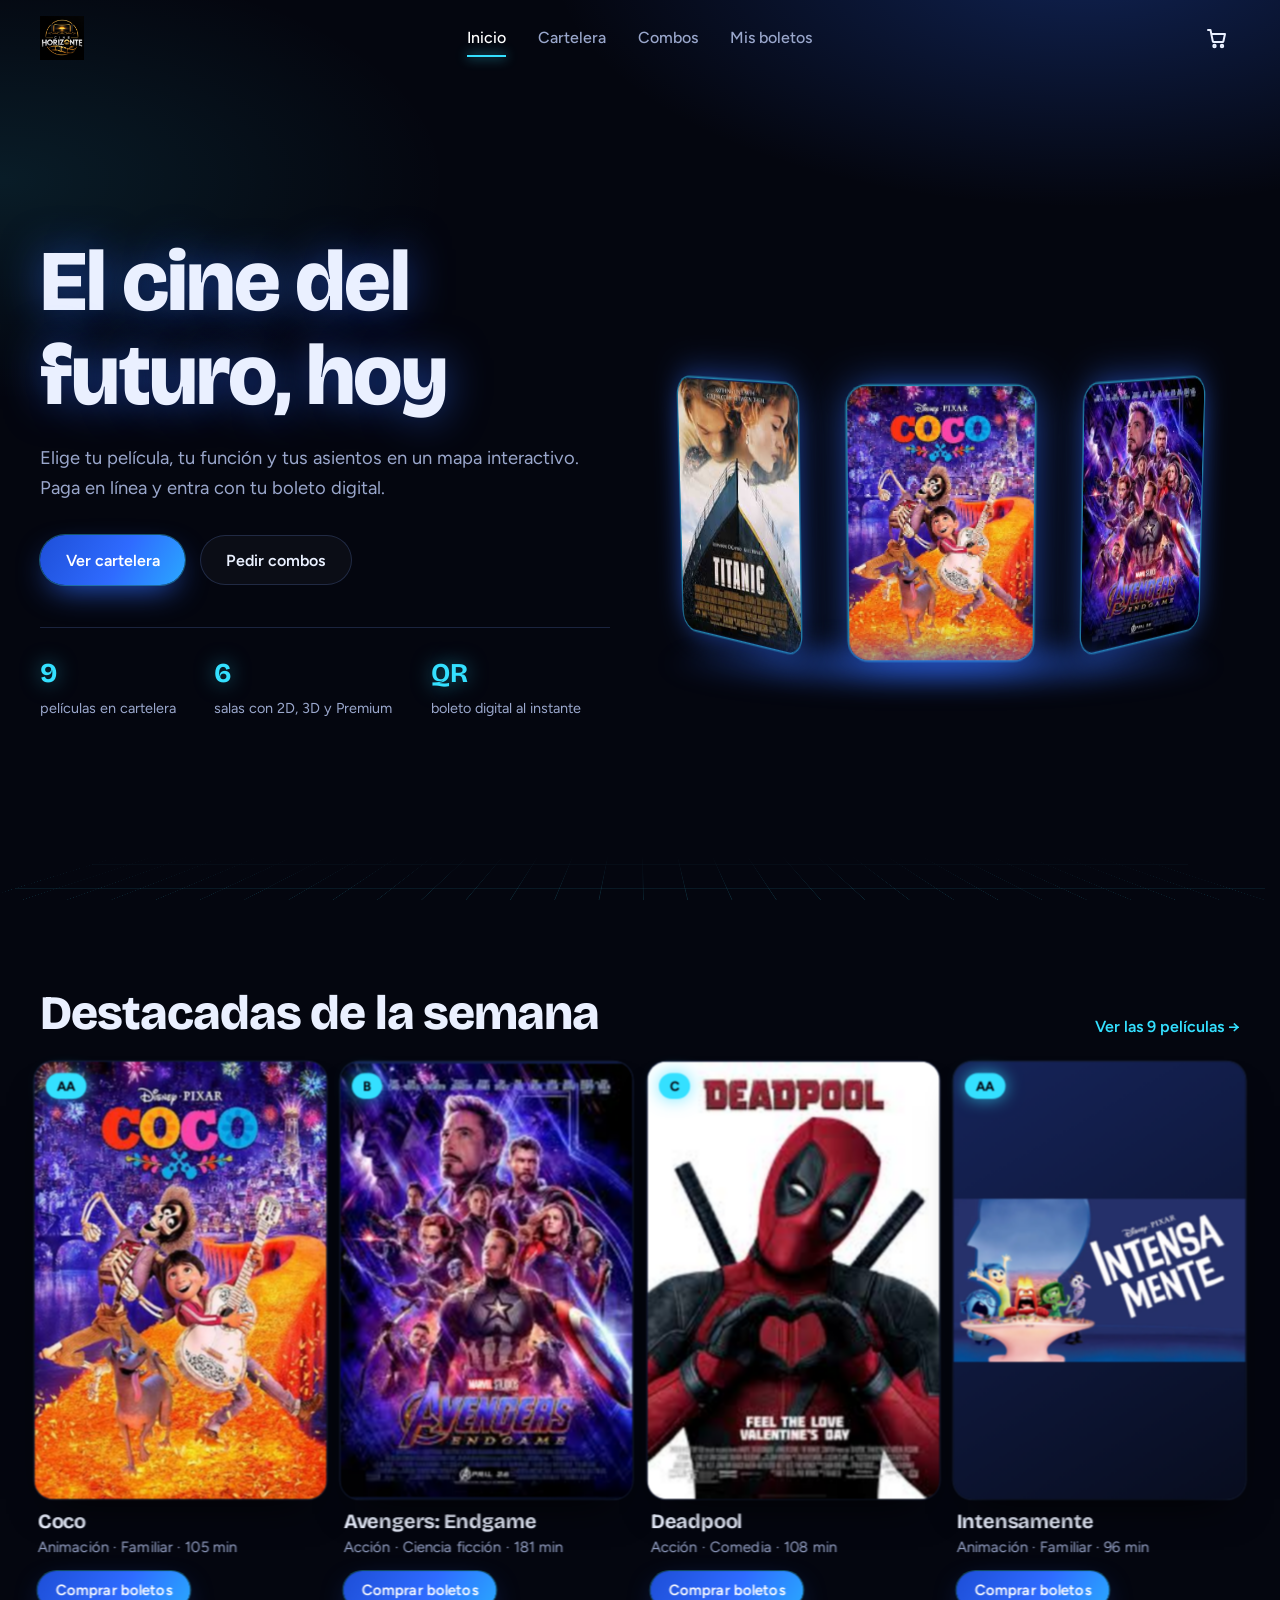
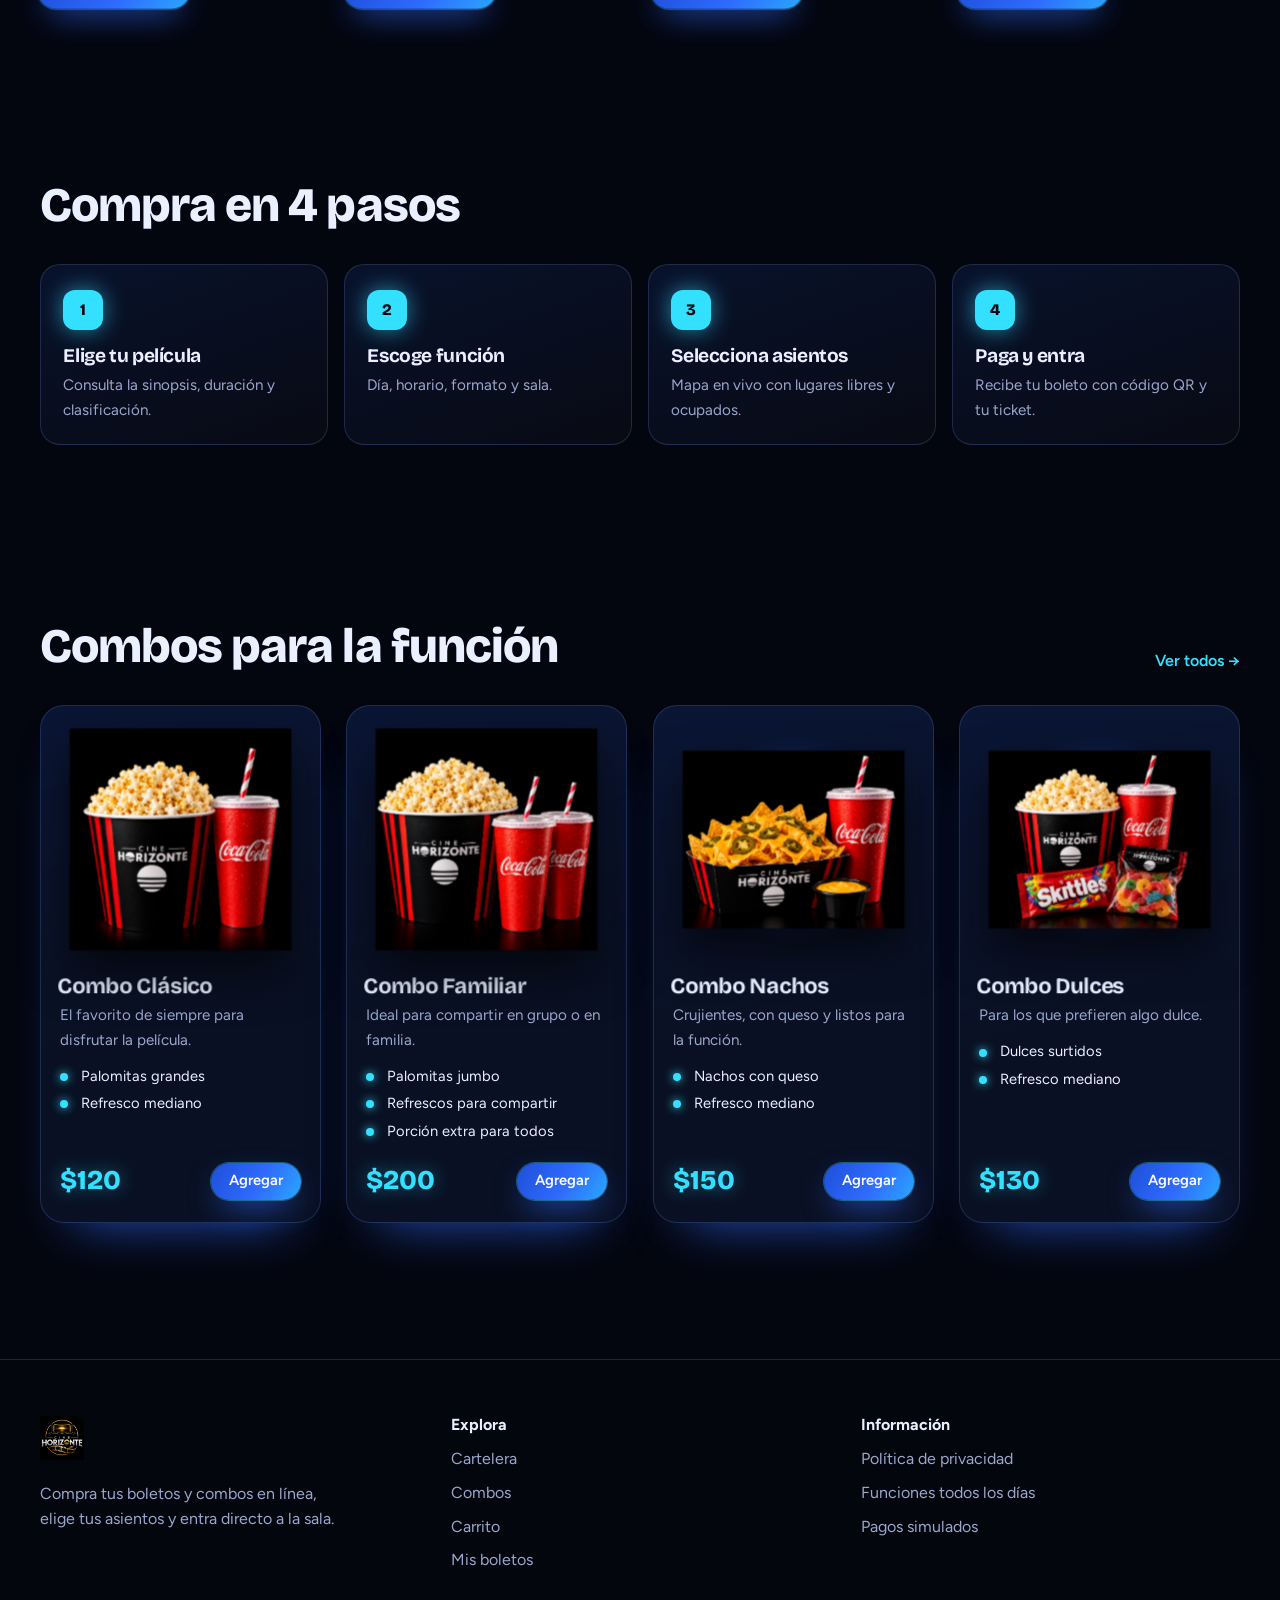
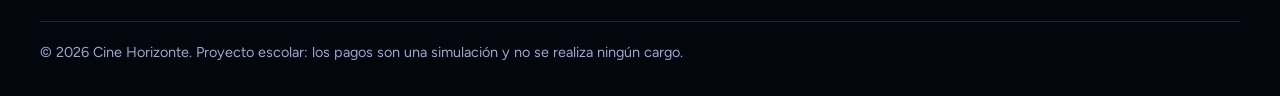
<file: index.html>
<!DOCTYPE html>
<html lang="es-MX">
<head>
  <meta charset="UTF-8">
  <meta name="viewport" content="width=device-width, initial-scale=1">
  <meta name="theme-color" content="#04060F">
  <title>Cine Horizonte | Boletos y combos en línea</title>
  <meta name="description" content="Compra boletos, elige tus asientos y pide tus combos en Cine Horizonte.">
  <link rel="preconnect" href="https://fonts.googleapis.com">
  <link rel="preconnect" href="https://fonts.gstatic.com" crossorigin>
  <link href="https://fonts.googleapis.com/css2?family=Bricolage+Grotesque:opsz,wght@12..96,500;12..96,700;12..96,800&family=Figtree:wght@400;500;600&display=swap" rel="stylesheet">
  <link rel="stylesheet" href="style.css">
</head>
<body data-page="home">

  <main id="contenido">
    <section class="hero">
      <div class="container hero__grid">
        <div>
          <h1 class="hero__title" data-intro style="--i:0">El cine del futuro, hoy</h1>
          <p class="hero__text" data-intro style="--i:1">Elige tu película, tu función y tus asientos en un mapa interactivo. Paga en línea y entra con tu boleto digital.</p>
          <div class="hero__actions" data-intro style="--i:2">
            <a class="btn btn--primary" href="cartelera.html">Ver cartelera</a>
            <a class="btn btn--ghost" href="combos.html">Pedir combos</a>
          </div>
          <div class="hero__stats" data-intro style="--i:3">
            <div><strong>9</strong><span>películas en cartelera</span></div>
            <div><strong>6</strong><span>salas con 2D, 3D y Premium</span></div>
            <div><strong>QR</strong><span>boleto digital al instante</span></div>
          </div>
        </div>
        <div class="ring-wrap" aria-label="Carrusel 3D de películas">
          <ul class="ring" id="ring"></ul>
          <div class="ring-floor" aria-hidden="true"></div>
        </div>
      </div>
    </section>

    <section class="section">
      <div class="container">
        <div class="section-head" data-reveal>
          <h2 class="section-title">Destacadas de la semana</h2>
          <a class="link-arrow" href="cartelera.html">Ver las 9 películas &rarr;</a>
        </div>
        <div class="grid" id="home-movies" data-reveal></div>
      </div>
    </section>

    <section class="section">
      <div class="container">
        <div class="section-head" data-reveal><h2 class="section-title">Compra en 4 pasos</h2></div>
        <ol class="steps" data-reveal>
          <li><h3>Elige tu película</h3><p>Consulta la sinopsis, duración y clasificación.</p></li>
          <li><h3>Escoge función</h3><p>Día, horario, formato y sala.</p></li>
          <li><h3>Selecciona asientos</h3><p>Mapa en vivo con lugares libres y ocupados.</p></li>
          <li><h3>Paga y entra</h3><p>Recibe tu boleto con código QR y tu ticket.</p></li>
        </ol>
      </div>
    </section>

    <section class="section">
      <div class="container">
        <div class="section-head" data-reveal>
          <h2 class="section-title">Combos para la función</h2>
          <a class="link-arrow" href="combos.html">Ver todos &rarr;</a>
        </div>
        <div class="grid" id="home-combos" data-reveal></div>
      </div>
    </section>
  </main>

  <script src="script.js" defer></script>
</body>
</html>
</file>
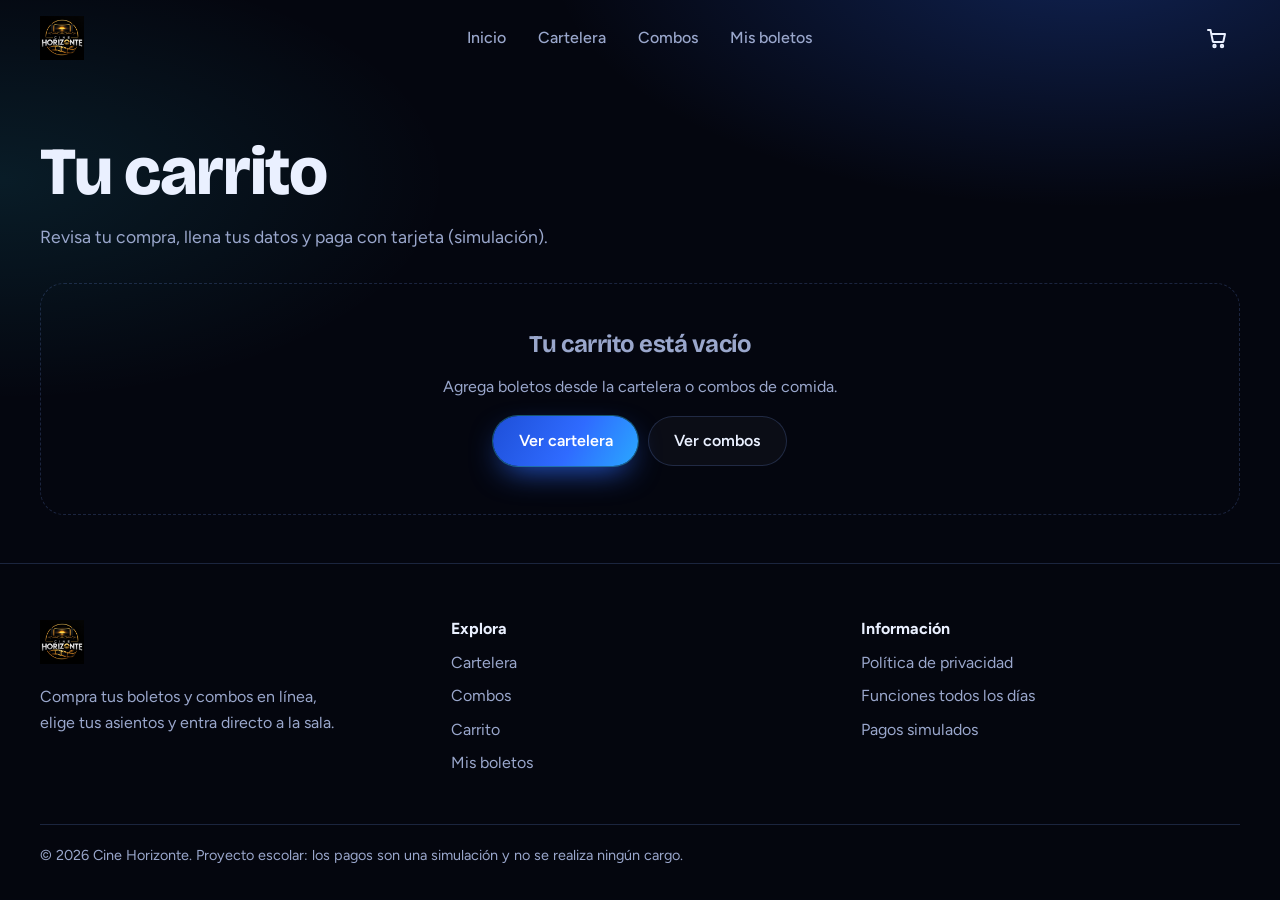
<file: carrito.html>
<!DOCTYPE html>
<html lang="es-MX">
<head>
  <meta charset="UTF-8">
  <meta name="viewport" content="width=device-width, initial-scale=1">
  <meta name="theme-color" content="#04060F">
  <title>Carrito | Cine Horizonte</title>
  <meta name="description" content="Revisa tus boletos y combos y completa tu pago.">
  <link rel="preconnect" href="https://fonts.googleapis.com">
  <link rel="preconnect" href="https://fonts.gstatic.com" crossorigin>
  <link href="https://fonts.googleapis.com/css2?family=Bricolage+Grotesque:opsz,wght@12..96,500;12..96,700;12..96,800&family=Figtree:wght@400;500;600&display=swap" rel="stylesheet">
  <link rel="stylesheet" href="style.css">
</head>
<body data-page="carrito">

  <main id="contenido">
    <section class="page-head">
      <div class="container">
        <h1 data-intro>Tu carrito</h1>
        <p data-intro style="--i:1">Revisa tu compra, llena tus datos y paga con tarjeta (simulación).</p>
      </div>
    </section>

    <div class="container" id="cart-empty" hidden>
      <div class="empty">
        <h2>Tu carrito está vacío</h2>
        <p>Agrega boletos desde la cartelera o combos de comida.</p>
        <div class="seat-actions"><a class="btn btn--primary" href="cartelera.html">Ver cartelera</a><a class="btn btn--ghost" href="combos.html">Ver combos</a></div>
      </div>
    </div>

    <div class="container cart-layout" id="cart-layout">
      <div>
        <section class="panel" aria-labelledby="h-boletos"><h2 id="h-boletos">Boletos</h2><div id="tickets-list"></div></section>
        <section class="panel" aria-labelledby="h-food"><h2 id="h-food">Alimentos y bebidas</h2><div id="food-list"></div></section>

        <form class="panel" id="checkout-form" novalidate autocomplete="off">
          <h2>Tus datos</h2>
          <div class="field"><label for="f-name">Nombre completo</label><input id="f-name" type="text" autocomplete="name" placeholder="Nombre y apellido"><p class="field-error" id="e-name"></p></div>
          <div class="field-row">
            <div class="field"><label for="f-email">Correo electrónico</label><input id="f-email" type="email" autocomplete="email" placeholder="nombre@correo.com"><p class="field-error" id="e-email"></p></div>
            <div class="field"><label for="f-phone">Teléfono (10 dígitos)</label><input id="f-phone" type="tel" inputmode="tel" autocomplete="tel" placeholder="55 1234 5678"><p class="field-error" id="e-phone"></p></div>
          </div>

          <h2 style="margin-top:1.6rem">Pago con tarjeta</h2>
          <p class="pay-note">Es una simulación: no se hace ningún cobro. No escribas datos de una tarjeta real. Usa la tarjeta de prueba <strong>4242 4242 4242 4242</strong>, cualquier fecha futura y 3 dígitos. (Con 4000 0000 0000 0002 verás un pago rechazado.)</p>
          <div class="field"><label for="f-card">Número de tarjeta</label><input id="f-card" type="text" inputmode="numeric" autocomplete="off" placeholder="4242 4242 4242 4242"><p class="field-error" id="e-card"></p></div>
          <div class="field"><label for="f-holder">Nombre en la tarjeta</label><input id="f-holder" type="text" autocomplete="off" placeholder="Como aparece en la tarjeta"><p class="field-error" id="e-holder"></p></div>
          <div class="field-row">
            <div class="field"><label for="f-exp">Vencimiento (MM/AA)</label><input id="f-exp" type="text" inputmode="numeric" autocomplete="off" placeholder="08/29"><p class="field-error" id="e-exp"></p></div>
            <div class="field"><label for="f-cvv">Código (CVV)</label><input id="f-cvv" type="password" inputmode="numeric" autocomplete="off" placeholder="123"><p class="field-error" id="e-cvv"></p></div>
          </div>
          <div class="terms">
            <label for="f-privacy"><input id="f-privacy" type="checkbox"><span>He leído y acepto la <button type="button" data-act="privacy">política de privacidad</button>.</span></label>
            <p class="field-error" id="e-privacy"></p>
          </div>
        </form>
      </div>

      <aside class="panel summary" aria-labelledby="h-sum">
        <h2 id="h-sum">Resumen</h2>
        <div class="sum-row"><span id="sum-tickets-label">Boletos</span><span id="sum-tickets">$0</span></div>
        <div class="sum-row"><span id="sum-food-label">Alimentos</span><span id="sum-food">$0</span></div>
        <div class="sum-row sum-row--total"><span>Total</span><span id="sum-total">$0</span></div>
        <button class="btn btn--primary btn--block" type="submit" form="checkout-form" id="pay-btn">Pagar</button>
        <a class="btn btn--ghost btn--block" href="cartelera.html">Agregar más boletos</a>
      </aside>
    </div>
  </main>

  <script src="script.js" defer></script>
</body>
</html>
</file>
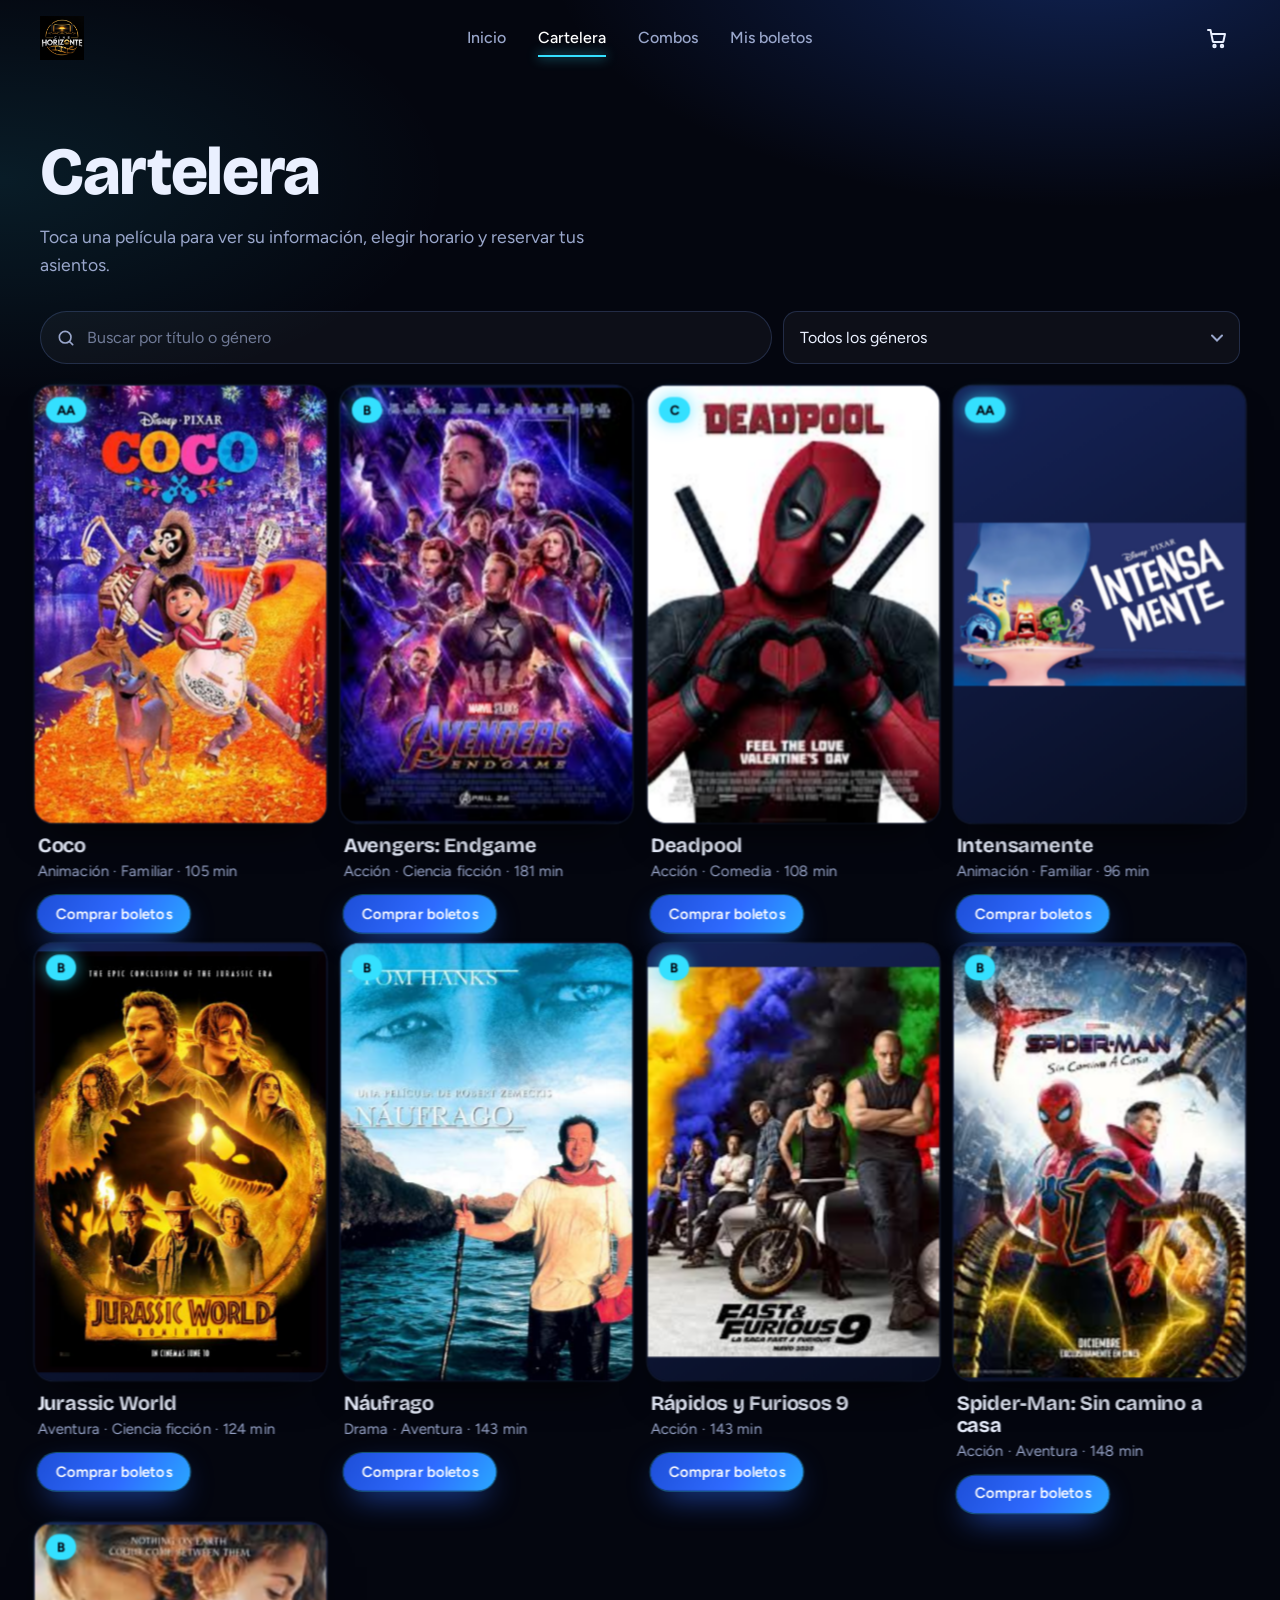
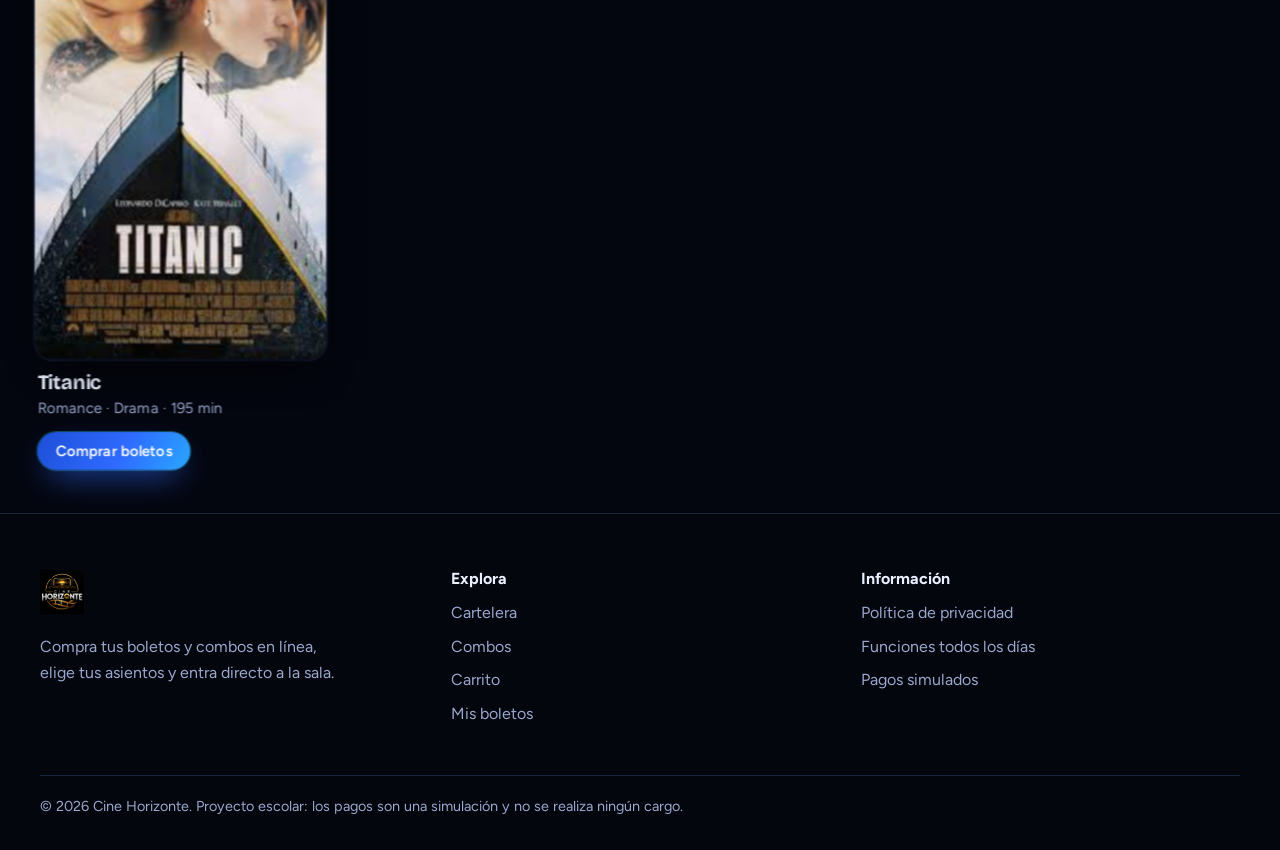
<file: cartelera.html>
<!DOCTYPE html>
<html lang="es-MX">
<head>
  <meta charset="UTF-8">
  <meta name="viewport" content="width=device-width, initial-scale=1">
  <meta name="theme-color" content="#04060F">
  <title>Cartelera | Cine Horizonte</title>
  <meta name="description" content="Las 9 películas en cartelera de Cine Horizonte.">
  <link rel="preconnect" href="https://fonts.googleapis.com">
  <link rel="preconnect" href="https://fonts.gstatic.com" crossorigin>
  <link href="https://fonts.googleapis.com/css2?family=Bricolage+Grotesque:opsz,wght@12..96,500;12..96,700;12..96,800&family=Figtree:wght@400;500;600&display=swap" rel="stylesheet">
  <link rel="stylesheet" href="style.css">
</head>
<body data-page="cartelera">

  <main id="contenido">
    <section class="page-head">
      <div class="container">
        <h1 data-intro>Cartelera</h1>
        <p data-intro style="--i:1">Toca una película para ver su información, elegir horario y reservar tus asientos.</p>
      </div>
    </section>
    <section class="container">
      <div class="toolbar">
        <div class="search">
          <svg width="20" height="20" viewBox="0 0 24 24" fill="none" stroke="currentColor" stroke-width="2" stroke-linecap="round" aria-hidden="true"><circle cx="11" cy="11" r="7"/><path d="m20 20-3.5-3.5"/></svg>
          <label class="sr-only" for="q">Buscar película</label>
          <input id="q" type="search" placeholder="Buscar por título o género" autocomplete="off">
        </div>
        <div>
          <label class="sr-only" for="genre">Género</label>
          <select class="input" id="genre"></select>
        </div>
      </div>
      <p id="count" class="sr-only" aria-live="polite"></p>
      <div class="grid" id="movie-grid"></div>
      <div class="empty" id="no-results" hidden>
        <p>No encontramos películas con esa búsqueda.</p>
        <button class="btn btn--ghost btn--sm" type="button" id="reset-filters">Quitar filtros</button>
      </div>
    </section>
  </main>

  <script src="script.js" defer></script>
</body>
</html>
</file>
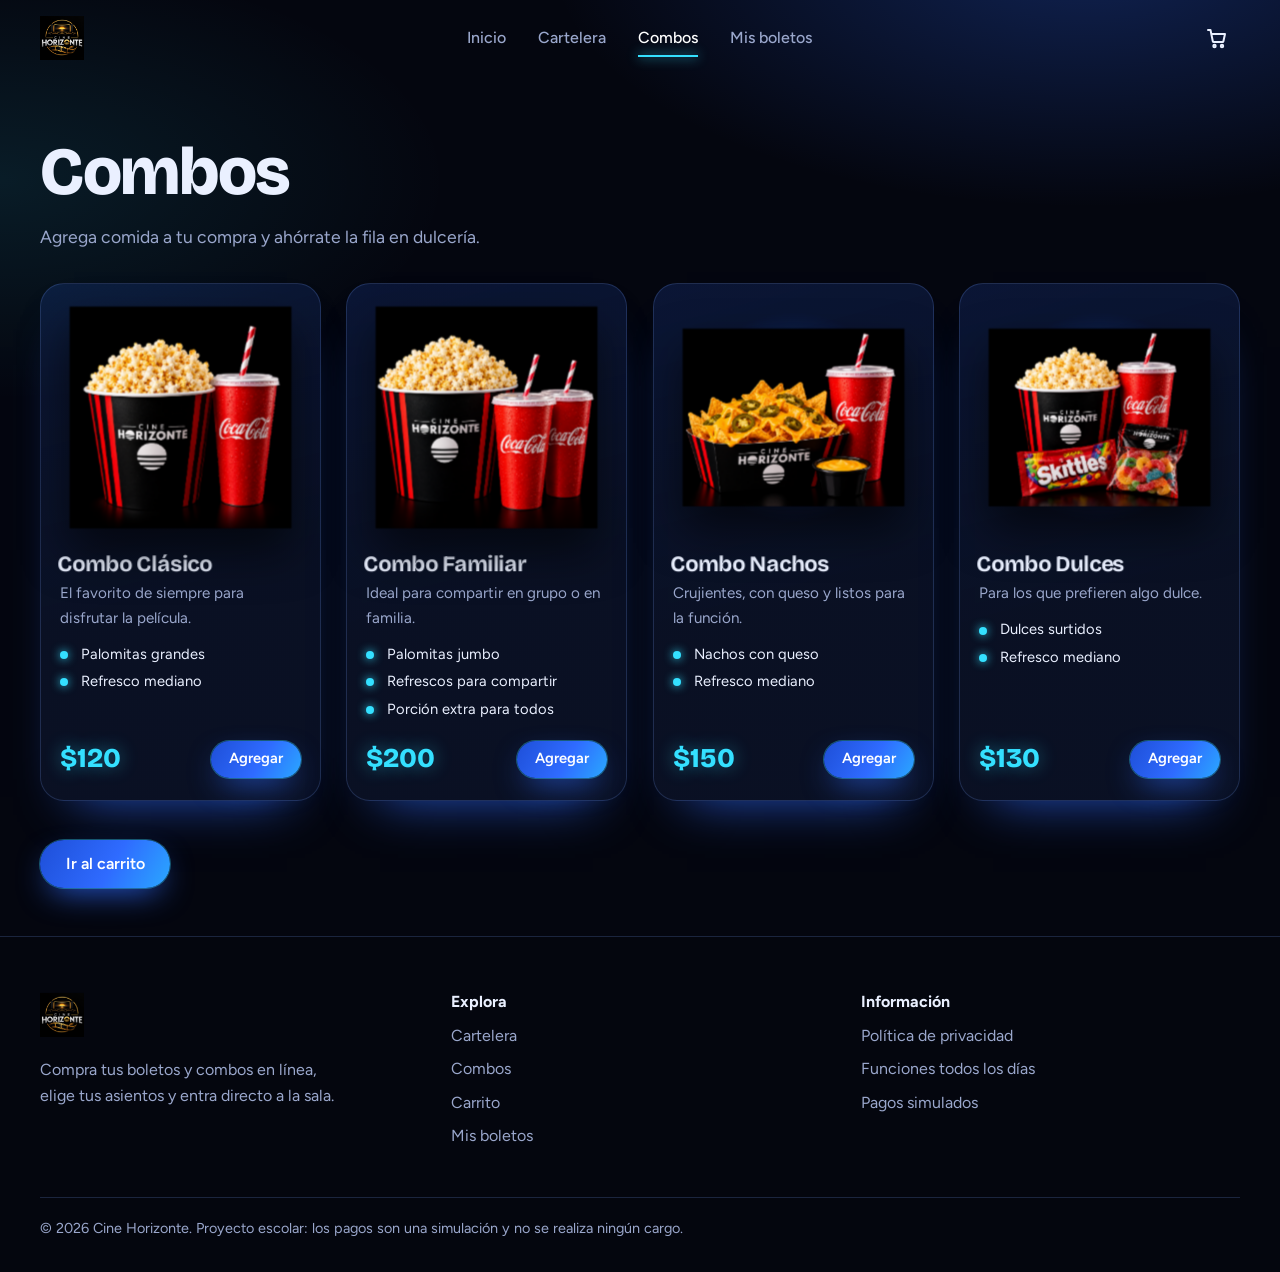
<file: combos.html>
<!DOCTYPE html>
<html lang="es-MX">
<head>
  <meta charset="UTF-8">
  <meta name="viewport" content="width=device-width, initial-scale=1">
  <meta name="theme-color" content="#04060F">
  <title>Combos | Cine Horizonte</title>
  <meta name="description" content="Combos de palomitas, nachos y dulces para tu función.">
  <link rel="preconnect" href="https://fonts.googleapis.com">
  <link rel="preconnect" href="https://fonts.gstatic.com" crossorigin>
  <link href="https://fonts.googleapis.com/css2?family=Bricolage+Grotesque:opsz,wght@12..96,500;12..96,700;12..96,800&family=Figtree:wght@400;500;600&display=swap" rel="stylesheet">
  <link rel="stylesheet" href="style.css">
</head>
<body data-page="combos">

  <main id="contenido">
    <section class="page-head">
      <div class="container">
        <h1 data-intro>Combos</h1>
        <p data-intro style="--i:1">Agrega comida a tu compra y ahórrate la fila en dulcería.</p>
      </div>
    </section>
    <section class="container">
      <div class="grid" id="combos-grid"></div>
      <p style="margin-top:2.4rem"><a class="btn btn--primary" href="carrito.html">Ir al carrito</a></p>
    </section>
  </main>

  <script src="script.js" defer></script>
</body>
</html>
</file>
<file: style.css>
/* =====================================================
   CINE HORIZONTE | Estilo futurista 3D
   Índice:
   1. Variables
   2. Base y utilidades
   3. Botones y formularios
   4. Encabezado y menú
   5. Inicio (hero 3D)
   6. Secciones, tarjetas de películas y combos
   7. Ventana de película, funciones y asientos
   8. Carrito y compra
   9. Boleto digital y ticket
   10. Pie de página y ventanas
   11. Impresión
   12. Movimiento reducido
   ===================================================== */

/* ---------- 1. Variables ---------- */
:root {
  --bg: #04060F;
  --bg2: #080D1F;
  --panel: #0B1226;
  --panel2: #101A38;
  --line: rgba(120, 160, 255, .2);
  --blue: #2F6BFF;
  --blue-deep: #1E4FD8;
  --cyan: #34E0FF;
  --text: #EAF0FF;
  --muted: #9AA7CC;
  --ok: #2EE6A6;
  --danger: #FF6B86;
  --font-display: "Bricolage Grotesque", system-ui, sans-serif;
  --font-body: "Figtree", system-ui, sans-serif;
  --ease: cubic-bezier(.22, 1, .36, 1);
}

/* ---------- 2. Base y utilidades ---------- */
*, *::before, *::after { box-sizing: border-box; }
html { scroll-behavior: smooth; -webkit-text-size-adjust: 100%; scroll-padding-top: 5.5rem; }
body {
  margin: 0; min-height: 100vh; font-family: var(--font-body); line-height: 1.6; color: var(--text);
  background:
    radial-gradient(60% 40% at 85% -5%, rgba(47, 107, 255, .28), transparent 70%),
    radial-gradient(50% 35% at 0% 20%, rgba(52, 224, 255, .1), transparent 70%),
    var(--bg);
  background-attachment: fixed;
  -webkit-font-smoothing: antialiased;
  animation: page-in .7s var(--ease);
}
@keyframes page-in { from { opacity: 0; } }
body.no-scroll { overflow: hidden; }
[hidden] { display: none !important; }
img { max-width: 100%; }
svg { display: block; max-width: 100%; }
button { font: inherit; color: inherit; cursor: pointer; border: 0; background: none; padding: 0; }
a { color: inherit; text-decoration: none; }
h1, h2, h3 { font-family: var(--font-display); line-height: 1.08; letter-spacing: -.02em; margin: 0; }
p { margin: 0; }
ul, ol { list-style: none; margin: 0; padding: 0; }
dl, dd { margin: 0; }
:focus-visible { outline: 3px solid var(--cyan); outline-offset: 3px; border-radius: 6px; }
.container { width: min(1200px, 100% - 2.5rem); margin-inline: auto; }
.sr-only { position: absolute; width: 1px; height: 1px; overflow: hidden; clip: rect(0 0 0 0); white-space: nowrap; }
.skip-link { position: fixed; left: 1rem; top: -5rem; z-index: 200; padding: .7rem 1.1rem; border-radius: 10px; background: #fff; color: #04060F; font-weight: 600; transition: top .3s var(--ease); }
.skip-link:focus { top: 1rem; }

.page-head { padding: 8.5rem 0 2rem; }
.page-head h1 { font-size: clamp(2.4rem, 6vw, 4.2rem); font-weight: 800; }
.page-head p { max-width: 56ch; margin-top: .9rem; color: var(--muted); font-size: 1.1rem; }
.section { padding: clamp(3rem, 7vw, 5.5rem) 0; }
.section-title { font-size: clamp(1.9rem, 4vw, 3rem); font-weight: 800; }
.section-head { display: flex; flex-wrap: wrap; align-items: end; justify-content: space-between; gap: 1rem 2rem; margin-bottom: 2rem; }
.link-arrow { color: var(--cyan); font-weight: 600; transition: letter-spacing .3s var(--ease); }
.link-arrow:hover { letter-spacing: .02em; text-decoration: underline; text-underline-offset: 4px; }

/* Imagen con respaldo: si la foto no carga, se ve un fondo con el nombre (sin emojis) */
.poster, .thumb { position: relative; overflow: hidden; background: linear-gradient(150deg, #16245a, #080D1F); }
.poster { display: block; aspect-ratio: 2 / 3; border-radius: 16px; }
.poster img { position: absolute; inset: 0; width: 100%; height: 100%; object-fit: contain; }
.is-fallback::after {
  content: attr(data-title); position: absolute; inset: 0; display: grid; place-items: center; padding: 1rem;
  text-align: center; font-family: var(--font-display); font-weight: 700; font-size: 1.1rem; color: var(--text);
}

/* Aparición al hacer scroll (las clases las agrega script.js) */
.reveal { opacity: 0; transform: translateY(30px); transition: opacity .8s var(--ease), transform .8s var(--ease); transition-delay: calc(var(--d, 0) * 90ms); }
.reveal.is-in { opacity: 1; transform: none; }
.ring__item button { width: 100%; text-align: left; }

/* ---------- 3. Botones y formularios ---------- */
.btn {
  position: relative; overflow: hidden; display: inline-flex; align-items: center; justify-content: center; gap: .5rem;
  padding: .9rem 1.6rem; border-radius: 999px; font-weight: 600; line-height: 1.2; text-align: center;
  transition: transform .35s var(--ease), box-shadow .35s var(--ease), background-color .3s, border-color .3s;
}
.btn:active { transform: scale(.97); }
.btn--primary { color: #fff; background: linear-gradient(120deg, var(--blue-deep), var(--blue) 55%, #2aa8ff); box-shadow: 0 0 0 1px rgba(52, 224, 255, .35), 0 12px 32px -10px rgba(47, 107, 255, .9); }
.btn--primary::before { content: ""; position: absolute; inset: 0 auto 0 -60%; width: 40%; background: linear-gradient(100deg, transparent, rgba(255, 255, 255, .4), transparent); transform: skewX(-20deg); transition: left .7s var(--ease); }
.btn--primary:hover { transform: translateY(-3px); box-shadow: 0 0 0 1px rgba(52, 224, 255, .6), 0 18px 40px -10px rgba(52, 224, 255, .55); }
.btn--primary:hover::before { left: 130%; }
.btn--ghost { border: 1.5px solid var(--line); color: var(--text); background: rgba(255, 255, 255, .03); }
.btn--ghost:hover { border-color: var(--cyan); background: rgba(52, 224, 255, .08); transform: translateY(-2px); }
.btn--sm { padding: .6rem 1.1rem; font-size: .92rem; }
.btn--block { width: 100%; }
.btn:disabled { opacity: .45; cursor: not-allowed; transform: none; box-shadow: none; }
.icon-btn { display: grid; place-items: center; width: 44px; height: 44px; border-radius: 50%; transition: background-color .3s, transform .4s var(--ease); }
.icon-btn:hover { background: rgba(255, 255, 255, .1); transform: rotate(90deg); }

.field { margin-bottom: .95rem; }
.field label { display: block; margin-bottom: .35rem; font-size: .95rem; font-weight: 500; color: var(--text); }
.field input, .search input, select.input {
  width: 100%; padding: .8rem 1rem; border-radius: 14px; border: 1.5px solid var(--line);
  background: rgba(255, 255, 255, .04); color: var(--text); font: inherit; transition: border-color .3s, box-shadow .3s, background-color .3s;
}
.field input::placeholder, .search input::placeholder { color: rgba(154, 167, 204, .7); }
.field input:focus, .search input:focus, select.input:focus { outline: none; border-color: var(--cyan); box-shadow: 0 0 0 4px rgba(52, 224, 255, .16); background: rgba(255, 255, 255, .07); }
.field input[aria-invalid="true"] { border-color: var(--danger); box-shadow: 0 0 0 3px rgba(255, 107, 134, .18); }
.field-row { display: grid; gap: 0 1rem; }
@media (min-width: 600px) { .field-row { grid-template-columns: 1fr 1fr; } .field-row--3 { grid-template-columns: 1.4fr 1fr 1fr; } }
.field-error { margin-top: .3rem; font-size: .85rem; color: var(--danger); }
.field-error:empty { display: none; }
select.input { appearance: none; -webkit-appearance: none; padding-right: 2.4rem; cursor: pointer; background-image: url("data:image/svg+xml,%3Csvg xmlns='http://www.w3.org/2000/svg' width='12' height='8' viewBox='0 0 12 8' fill='none' stroke='%239AA7CC' stroke-width='2' stroke-linecap='round'%3E%3Cpath d='m1 1.5 5 5 5-5'/%3E%3C/svg%3E"); background-repeat: no-repeat; background-position: right 1rem center; }
select.input option { color: #04060F; }
.toolbar { display: grid; gap: .7rem; margin-bottom: 2rem; }
@media (min-width: 700px) { .toolbar { grid-template-columns: 1.6fr 1fr; } }
.search { position: relative; }
.search svg { position: absolute; left: 1rem; top: 50%; transform: translateY(-50%); color: var(--muted); pointer-events: none; }
.search input { padding-left: 2.9rem; border-radius: 999px; }

/* ---------- 4. Encabezado y menú ---------- */
.site-header { position: fixed; inset: 0 0 auto 0; z-index: 50; }
.site-header::before { content: ""; position: absolute; inset: 0; z-index: -1; background: rgba(4, 6, 15, .72); -webkit-backdrop-filter: blur(16px) saturate(140%); backdrop-filter: blur(16px) saturate(140%); box-shadow: 0 1px 0 var(--line); opacity: 0; transition: opacity .4s; }
.site-header.is-scrolled::before { opacity: 1; }
.site-header__inner { position: relative; display: flex; align-items: center; justify-content: space-between; gap: 1rem; height: 76px; }
.brand { position: relative; z-index: 2; display: inline-flex; align-items: center; min-height: 44px; }
.brand img { height: 44px; width: auto; max-width: 190px; object-fit: contain; }
.brand.is-fallback::after { position: static; padding: 0; font-size: 1.3rem; }
.nav__list { display: flex; gap: 2rem; }
.nav__list a { position: relative; display: inline-block; padding: .4rem 0; font-weight: 500; color: var(--muted); transition: color .3s; }
.nav__list a::after { content: ""; position: absolute; left: 0; right: 0; bottom: 0; height: 2px; background: var(--cyan); box-shadow: 0 0 12px var(--cyan); transform: scaleX(0); transform-origin: right; transition: transform .45s var(--ease); }
.nav__list a:hover, .nav__list a[aria-current="page"] { color: #fff; }
.nav__list a:hover::after, .nav__list a[aria-current="page"]::after { transform: scaleX(1); transform-origin: left; }
.header-actions { position: relative; z-index: 2; display: flex; align-items: center; gap: .3rem; }
.cart-link { position: relative; display: grid; place-items: center; width: 46px; height: 46px; border-radius: 50%; transition: background-color .3s; }
.cart-link:hover { background: rgba(255, 255, 255, .1); }
.cart-count { position: absolute; top: 2px; right: 0; min-width: 20px; height: 20px; padding: 0 5px; border-radius: 999px; background: var(--cyan); color: #04060F; font-size: .75rem; font-weight: 700; line-height: 20px; text-align: center; transform: scale(0); transition: transform .4s var(--ease); }
.cart-count.has-items { transform: scale(1); }
.cart-count.bump { animation: bump .45s var(--ease); }
@keyframes bump { 40% { transform: scale(1.5); } }
.burger { position: relative; display: none; width: 46px; height: 46px; border-radius: 50%; }
.burger span { position: absolute; left: 13px; right: 13px; height: 2px; background: currentColor; border-radius: 2px; transition: transform .5s var(--ease), top .5s var(--ease); }
.burger span:nth-child(1) { top: 19px; }
.burger span:nth-child(2) { top: 26px; }
.burger[aria-expanded="true"] span:nth-child(1) { top: 22px; transform: rotate(45deg); }
.burger[aria-expanded="true"] span:nth-child(2) { top: 22px; transform: rotate(-45deg); }
@media (max-width: 859px) {
  .burger { display: block; }
  .nav { position: fixed; inset: 0; z-index: 1; display: grid; place-content: center; background: var(--bg); visibility: hidden; clip-path: circle(0% at calc(100% - 2.6rem) 2.4rem); transition: clip-path .7s var(--ease), visibility 0s .7s; }
  .nav.is-open { visibility: visible; clip-path: circle(150% at calc(100% - 2.6rem) 2.4rem); transition: clip-path .7s var(--ease), visibility 0s; }
  .nav__list { flex-direction: column; gap: 1.2rem; text-align: center; }
  .nav__list a { font-family: var(--font-display); font-size: 2.3rem; font-weight: 700; color: #fff; }
  .nav__list li { opacity: 0; transform: translateY(20px); transition: opacity .5s var(--ease), transform .5s var(--ease); }
  .nav.is-open .nav__list li { opacity: 1; transform: none; transition-delay: calc(var(--i) * 70ms + 250ms); }
}

/* ---------- 5. Inicio (hero 3D) ---------- */
.hero { position: relative; isolation: isolate; overflow: hidden; display: grid; align-items: center; min-height: 100svh; padding: 7.5rem 0 4rem; }
.hero::before { /* piso de cuadrícula en perspectiva */
  content: ""; position: absolute; left: -20%; right: -20%; bottom: -8%; height: 55%; z-index: -1;
  background-image: linear-gradient(rgba(52, 224, 255, .28) 1px, transparent 1px), linear-gradient(90deg, rgba(52, 224, 255, .28) 1px, transparent 1px);
  background-size: 60px 60px; transform: perspective(520px) rotateX(62deg); transform-origin: 50% 100%;
  -webkit-mask-image: linear-gradient(to top, #000 10%, transparent 85%); mask-image: linear-gradient(to top, #000 10%, transparent 85%);
  animation: floor 5s linear infinite;
}
@keyframes floor { to { background-position: 0 60px; } }
.hero__grid { display: grid; gap: 2rem; align-items: center; }
@media (min-width: 960px) { .hero__grid { grid-template-columns: 1fr 1.05fr; } }
.hero__title { font-size: clamp(2.8rem, 6.8vw, 5.4rem); font-weight: 800; max-width: 12ch; text-shadow: 0 0 40px rgba(47, 107, 255, .55); }
.hero__text { margin-top: 1.4rem; max-width: 46ch; font-size: 1.15rem; color: var(--muted); }
.hero__actions { display: flex; flex-wrap: wrap; gap: .9rem; margin-top: 2rem; }
.hero__stats { display: flex; flex-wrap: wrap; gap: 1.2rem 2.4rem; margin-top: 2.6rem; padding-top: 1.5rem; border-top: 1px solid var(--line); }
.hero__stats strong { display: block; font-family: var(--font-display); font-size: 1.7rem; color: var(--cyan); text-shadow: 0 0 20px rgba(52, 224, 255, .5); }
.hero__stats span { font-size: .9rem; color: var(--muted); }
[data-intro] { opacity: 0; transform: translateY(26px); animation: intro .9s var(--ease) forwards; animation-delay: calc(var(--i, 0) * 120ms + 150ms); }
@keyframes intro { to { opacity: 1; transform: none; } }

.ring-wrap { position: relative; display: grid; place-items: center; height: 470px; perspective: 1400px; }
.ring { position: relative; width: 150px; height: 225px; transform-style: preserve-3d; transform: rotateX(-8deg); animation: ring-spin 46s linear infinite; }
.ring-wrap:hover .ring, .ring-wrap:focus-within .ring { animation-play-state: paused; }
@keyframes ring-spin { from { transform: rotateX(-8deg) rotateY(0deg); } to { transform: rotateX(-8deg) rotateY(-360deg); } }
.ring__item { position: absolute; inset: 0; transform: rotateY(calc(var(--i) * 40deg)) translateZ(var(--r, 270px)); backface-visibility: hidden; }
.ring__item a, .ring__item button { display: block; border-radius: 16px; box-shadow: 0 0 0 1.5px rgba(52, 224, 255, .5), 0 0 34px -4px rgba(47, 107, 255, .8); transition: box-shadow .4s, transform .4s var(--ease); }
.ring__item a:hover, .ring__item button:hover { transform: scale(1.08); box-shadow: 0 0 0 2px var(--cyan), 0 0 50px 0 rgba(52, 224, 255, .75); }
.ring-floor { position: absolute; bottom: 4%; left: 50%; width: 560px; max-width: 95%; height: 60px; transform: translateX(-50%); background: radial-gradient(closest-side, rgba(47, 107, 255, .65), transparent); filter: blur(10px); }
@media (max-width: 959px) { .ring-wrap { height: 380px; } .hero { min-height: auto; } }
@media (max-width: 560px) { .ring { width: 108px; height: 162px; } .ring__item { --r: 190px; } .ring-wrap { height: 320px; } }

.steps { display: grid; gap: 1rem; counter-reset: paso; grid-template-columns: repeat(auto-fit, minmax(220px, 1fr)); }
.steps li { position: relative; padding: 1.6rem 1.4rem 1.4rem; border: 1px solid var(--line); border-radius: 20px; background: linear-gradient(160deg, rgba(47, 107, 255, .12), rgba(255, 255, 255, .02)); counter-increment: paso; transition: transform .5s var(--ease), border-color .3s, box-shadow .5s; }
.steps li:hover { transform: translateY(-6px); border-color: var(--cyan); box-shadow: 0 20px 40px -24px rgba(52, 224, 255, .6); }
.steps li::before { content: counter(paso); display: grid; place-items: center; width: 40px; height: 40px; margin-bottom: 1rem; border-radius: 12px; font-family: var(--font-display); font-weight: 800; color: #04060F; background: var(--cyan); box-shadow: 0 0 22px rgba(52, 224, 255, .6); }
.steps h3 { font-size: 1.2rem; }
.steps p { margin-top: .4rem; color: var(--muted); font-size: .95rem; }


/* ---------- 6. Tarjetas de películas y combos ---------- */
.grid { display: grid; gap: 1.6rem; grid-template-columns: repeat(auto-fill, minmax(min(100%, 240px), 1fr)); }
.tilt { --rx: 0deg; --ry: 0deg; transform: perspective(900px) rotateX(var(--rx)) rotateY(var(--ry)); transform-style: preserve-3d; transition: transform .35s var(--ease); will-change: transform; }
.mcard { position: relative; display: flex; flex-direction: column; gap: .9rem; }
.mcard__hit { position: relative; display: block; width: 100%; text-align: left; border-radius: 18px; transform: translateZ(34px); box-shadow: 0 22px 40px -20px rgba(0, 0, 0, .9), 0 0 0 1px var(--line); transition: box-shadow .4s; }
.mcard:hover .mcard__hit { box-shadow: 0 30px 60px -20px rgba(47, 107, 255, .8), 0 0 0 1.5px var(--cyan); }
.mcard__hit .poster { border-radius: 18px; }
.glare { position: absolute; inset: 0; border-radius: inherit; pointer-events: none; opacity: 0; transition: opacity .4s; background: radial-gradient(260px circle at var(--gx, 50%) var(--gy, 30%), rgba(255, 255, 255, .28), transparent 60%); mix-blend-mode: overlay; }
.tilt:hover .glare { opacity: 1; }
.rating { position: absolute; top: .7rem; left: .7rem; z-index: 2; padding: .15rem .65rem; border-radius: 999px; font-size: .8rem; font-weight: 700; color: #04060F; background: var(--cyan); box-shadow: 0 0 16px rgba(52, 224, 255, .7); }
.mcard__body { transform: translateZ(16px); }
.mcard__body h3 { font-size: 1.25rem; }
.mcard__body p { margin: .2rem 0 .7rem; font-size: .92rem; color: var(--muted); }

.ccard { position: relative; display: flex; flex-direction: column; padding: 1.2rem; border-radius: 24px; border: 1px solid var(--line); background: linear-gradient(165deg, rgba(47, 107, 255, .16), rgba(11, 18, 38, .9) 60%); box-shadow: 0 30px 50px -34px rgba(47, 107, 255, .8); }
.ccard:hover { border-color: var(--cyan); }
.ccard__img { position: relative; display: grid; place-items: center; aspect-ratio: 1 / 1; margin-bottom: .6rem; border-radius: 18px; background: radial-gradient(closest-side, rgba(47, 107, 255, .45), transparent 85%); transform: translateZ(44px); }
.ccard__img img { width: 88%; height: 88%; object-fit: contain; filter: drop-shadow(0 22px 22px rgba(0, 0, 0, .6)); transition: transform .6s var(--ease); }
.ccard:hover .ccard__img img { transform: scale(1.07) rotate(-3deg); }
.ccard h3 { font-size: 1.35rem; transform: translateZ(20px); }
.ccard__desc { margin-top: .3rem; color: var(--muted); font-size: .95rem; }
.ccard__items { display: grid; gap: .25rem; margin: .8rem 0 1rem; font-size: .92rem; }
.ccard__items li { position: relative; padding-left: 1.3rem; }
.ccard__items li::before { content: ""; position: absolute; left: 0; top: .55em; width: .5rem; height: .5rem; border-radius: 50%; background: var(--cyan); box-shadow: 0 0 10px var(--cyan); }
.ccard__foot { display: flex; flex-wrap: wrap; align-items: center; justify-content: space-between; gap: .7rem; margin-top: auto; }
.price { font-family: var(--font-display); font-size: 1.7rem; font-weight: 800; color: var(--cyan); text-shadow: 0 0 18px rgba(52, 224, 255, .45); }
.qty { display: inline-flex; align-items: center; border: 1.5px solid var(--line); border-radius: 999px; }
.qty button { display: grid; place-items: center; width: 34px; height: 34px; border-radius: 50%; font-size: 1.15rem; transition: background-color .25s; }
.qty button:hover:not(:disabled) { background: rgba(52, 224, 255, .15); }
.qty button:disabled { opacity: .3; cursor: not-allowed; }
.qty span { min-width: 28px; text-align: center; font-weight: 600; }
.empty { display: grid; justify-items: center; gap: 1rem; padding: 3rem 1rem; text-align: center; color: var(--muted); border: 1px dashed var(--line); border-radius: 24px; }

/* ---------- 7. Ventana de película, funciones y asientos ---------- */
.modal { width: min(1040px, 100% - 1.2rem); max-width: none; max-height: calc(100dvh - 1.2rem); padding: 0; border: 1px solid var(--line); border-radius: 28px; overflow: auto; color: var(--text); background: linear-gradient(170deg, #0d1736, #070b1a 60%); box-shadow: 0 0 0 1px rgba(52, 224, 255, .1), 0 50px 120px -20px rgba(47, 107, 255, .55); }
.modal::backdrop { background: rgba(2, 3, 10, .78); -webkit-backdrop-filter: blur(8px); backdrop-filter: blur(8px); }
.modal[open] { animation: modal-in .5s var(--ease); }
@keyframes modal-in { from { opacity: 0; transform: translateY(24px) scale(.97); } }
.modal__box { position: relative; padding: clamp(1.2rem, 3vw, 2rem); }
.modal__close { position: absolute; top: .8rem; right: .8rem; z-index: 3; background: rgba(255, 255, 255, .08); }
.modal--small { width: min(720px, 100% - 1.2rem); }
.modal__head { margin-bottom: 1rem; padding-right: 3rem; }
.modal__head h2 { font-size: clamp(1.5rem, 3vw, 2rem); }

.mdetail { display: grid; gap: 1.6rem; }
@media (min-width: 820px) { .mdetail { grid-template-columns: 300px 1fr; gap: 2.4rem; align-items: start; } }
.mdetail .poster { box-shadow: 0 0 0 1.5px rgba(52, 224, 255, .5), 0 30px 60px -20px rgba(47, 107, 255, .8); }
.mdetail h2 { padding-right: 3rem; font-size: clamp(1.9rem, 4vw, 2.8rem); font-weight: 800; }
.meta { display: flex; flex-wrap: wrap; gap: .5rem; margin: .9rem 0; }
.meta li { padding: .25rem .8rem; border: 1px solid var(--line); border-radius: 999px; font-size: .88rem; color: var(--muted); background: rgba(255, 255, 255, .03); }
.meta .meta--rating { color: #04060F; background: var(--cyan); border-color: var(--cyan); font-weight: 700; }
.mdetail__text { max-width: 58ch; color: var(--muted); }
.mdetail__dir { margin-top: .6rem; font-size: .95rem; }
.mdetail h3 { margin: 1.5rem 0 .7rem; font-size: 1.15rem; }
.chips { display: flex; flex-wrap: wrap; gap: .5rem; }
.chip { padding: .5rem 1rem; border: 1.5px solid var(--line); border-radius: 999px; font-weight: 500; transition: border-color .3s, background-color .3s, box-shadow .3s, transform .3s var(--ease); }
.chip:hover { border-color: var(--cyan); transform: translateY(-2px); }
.chip[aria-pressed="true"] { color: #04060F; background: var(--cyan); border-color: var(--cyan); box-shadow: 0 0 20px rgba(52, 224, 255, .5); }
.slots { display: grid; gap: .6rem; margin-top: .9rem; grid-template-columns: repeat(auto-fill, minmax(150px, 1fr)); }
.slot { display: grid; gap: .1rem; padding: .8rem 1rem; text-align: left; border: 1.5px solid var(--line); border-radius: 16px; background: rgba(255, 255, 255, .03); transition: border-color .3s, transform .35s var(--ease), box-shadow .35s; }
.slot:hover:not(:disabled) { border-color: var(--cyan); transform: translateY(-4px); box-shadow: 0 16px 30px -18px rgba(52, 224, 255, .7); }
.slot:disabled { opacity: .4; cursor: not-allowed; }
.slot strong { font-family: var(--font-display); font-size: 1.4rem; }
.slot span { font-size: .85rem; color: var(--muted); }
.slot em { font-style: normal; font-weight: 600; color: var(--cyan); }

.seats-head { display: flex; flex-wrap: wrap; align-items: center; gap: .6rem 1.2rem; margin-bottom: 1rem; padding-right: 3rem; }
.seats-head h2 { font-size: clamp(1.4rem, 3vw, 1.9rem); }
.seats-head p { color: var(--muted); }
.screen { position: relative; width: min(560px, 90%); height: 46px; margin: 1rem auto 0; border-radius: 50% 50% 0 0 / 100% 100% 0 0; border-top: 4px solid var(--cyan); background: linear-gradient(to bottom, rgba(52, 224, 255, .4), transparent); box-shadow: 0 -22px 50px -6px rgba(52, 224, 255, .55); transform: perspective(500px) rotateX(-18deg); }
.screen span { position: absolute; left: 0; right: 0; bottom: -1.7rem; text-align: center; font-size: .78rem; letter-spacing: .3em; color: var(--muted); }
.seatmap-wrap { margin-top: 2.4rem; perspective: 800px; overflow-x: auto; padding-bottom: .5rem; }
.seatmap { --seat: clamp(17px, 5.1vw, 36px); display: grid; gap: .45rem; width: max-content; margin-inline: auto; transform: rotateX(14deg); transform-origin: 50% 0; }
.seat-row { display: flex; align-items: center; justify-content: center; gap: .3rem; }
.row-label { width: 1.3rem; text-align: center; font-size: .78rem; color: var(--muted); }
.seat-gap { width: calc(var(--seat) * .7); }
.seat {
  width: var(--seat); height: var(--seat); border-radius: 10px 10px 5px 5px; font-size: calc(var(--seat) * .3); font-weight: 600; color: var(--muted);
  border: 1.5px solid rgba(52, 224, 255, .6); background: rgba(47, 107, 255, .16);
  transition: transform .25s var(--ease), background-color .25s, box-shadow .25s, color .25s;
}
.seat:hover:not(:disabled) { transform: translateY(-4px) scale(1.12); box-shadow: 0 0 18px rgba(52, 224, 255, .7); color: #fff; }
.seat.is-selected { color: #04060F; background: linear-gradient(160deg, var(--cyan), #5fa0ff); border-color: #fff; box-shadow: 0 0 22px rgba(52, 224, 255, .9); }
.seat:disabled { cursor: not-allowed; color: transparent; border-color: #232c52; background: repeating-linear-gradient(135deg, #131a36 0 4px, #0a0f24 4px 8px); }
.legend { display: flex; flex-wrap: wrap; justify-content: center; gap: .6rem 1.6rem; margin: 1.2rem 0; font-size: .9rem; color: var(--muted); }
.legend span { display: inline-flex; align-items: center; gap: .5rem; }
.legend .seat { width: 22px; height: 22px; pointer-events: none; }
.seat-summary { display: flex; flex-wrap: wrap; align-items: center; justify-content: space-between; gap: 1rem; padding: 1rem 1.2rem; border: 1px solid var(--line); border-radius: 18px; background: rgba(255, 255, 255, .03); }
.seat-summary p { color: var(--muted); }
.seat-summary strong { color: var(--text); }
.seat-actions { display: flex; flex-wrap: wrap; gap: .6rem; }

@media (max-width: 560px) { .modal__box { padding: 1rem; } .seat-row { gap: .18rem; } .seatmap { gap: .35rem; } .row-label { width: .9rem; } .seat { border-radius: 7px 7px 4px 4px; } }

/* ---------- 8. Carrito y compra ---------- */
.cart-layout { display: grid; gap: 2rem; padding-bottom: 4rem; }
@media (min-width: 960px) { .cart-layout { grid-template-columns: 1.4fr .85fr; align-items: start; } }
.panel { padding: 1.4rem; border: 1px solid var(--line); border-radius: 24px; background: linear-gradient(165deg, rgba(47, 107, 255, .1), rgba(11, 18, 38, .85) 60%); }
.panel + .panel { margin-top: 1.4rem; }
.panel h2 { margin-bottom: 1rem; font-size: 1.4rem; }
.cart-item { display: grid; grid-template-columns: 72px 1fr auto; gap: 1rem; align-items: center; padding: 1rem 0; border-bottom: 1px solid var(--line); }
.cart-item:last-child { border-bottom: 0; }
.cart-item .poster, .cart-item .thumb { width: 72px; border-radius: 12px; }
.thumb { aspect-ratio: 1 / 1; display: grid; place-items: center; }
.thumb img { width: 90%; height: 90%; object-fit: contain; }
.cart-item h3 { font-size: 1.1rem; }
.cart-item p { font-size: .9rem; color: var(--muted); }
.seat-tags { display: flex; flex-wrap: wrap; gap: .3rem; margin: .4rem 0; }
.seat-tags span { padding: .1rem .55rem; border-radius: 8px; font-size: .8rem; font-weight: 700; color: #04060F; background: var(--cyan); }
.cart-item__side { display: grid; justify-items: end; gap: .5rem; text-align: right; }
.cart-item__side strong { font-family: var(--font-display); font-size: 1.15rem; }
.remove-btn { font-size: .85rem; color: var(--muted); text-decoration: underline; text-underline-offset: 3px; }
.remove-btn:hover { color: var(--danger); }
.summary { position: sticky; top: 6rem; }
.sum-row { display: flex; justify-content: space-between; padding: .25rem 0; color: var(--muted); }
.sum-row--total { margin-top: .5rem; padding-top: .8rem; border-top: 1px solid var(--line); font-family: var(--font-display); font-size: 1.5rem; font-weight: 700; color: var(--text); }
.summary .btn { margin-top: 1.1rem; }
.pay-note { margin-bottom: 1rem; padding: .8rem 1rem; border-radius: 14px; font-size: .9rem; color: var(--text); background: rgba(52, 224, 255, .08); border: 1px solid rgba(52, 224, 255, .3); }
.terms { margin: .4rem 0 0; }
.terms label { display: flex; align-items: flex-start; gap: .7rem; cursor: pointer; font-size: .95rem; }
.terms input { flex: none; width: 20px; height: 20px; margin-top: .15rem; accent-color: var(--cyan); }
.terms button, .terms a { color: var(--cyan); text-decoration: underline; text-underline-offset: 3px; }
.processing { position: fixed; inset: 0; z-index: 120; display: grid; place-content: center; justify-items: center; gap: .8rem; text-align: center; font-weight: 600; background: rgba(2, 3, 10, .88); -webkit-backdrop-filter: blur(6px); backdrop-filter: blur(6px); }
.processing small { font-weight: 400; color: var(--muted); }
.spinner { width: 54px; height: 54px; border-radius: 50%; border: 4px solid rgba(52, 224, 255, .2); border-top-color: var(--cyan); box-shadow: 0 0 24px rgba(52, 224, 255, .4); animation: spin .8s linear infinite; }
@keyframes spin { to { transform: rotate(360deg); } }

/* ---------- 9. Boleto digital y ticket ---------- */
.actions-bar { display: flex; flex-wrap: wrap; gap: .7rem; margin-bottom: 1.6rem; }
.banner { margin-bottom: 1.4rem; padding: 1rem 1.2rem; border-radius: 16px; color: var(--text); background: rgba(46, 230, 166, .1); border: 1px solid rgba(46, 230, 166, .4); }
.banner--info { background: rgba(52, 224, 255, .08); border-color: rgba(52, 224, 255, .35); }
.dtickets { display: grid; gap: 1.6rem; margin-bottom: 2rem; }
.dticket { position: relative; display: grid; border-radius: 26px; border: 1px solid var(--line); background: linear-gradient(135deg, #10204f, #070b1a 70%); box-shadow: 0 0 0 1px rgba(52, 224, 255, .15), 0 40px 70px -40px rgba(47, 107, 255, .9); }
@media (min-width: 760px) { .dticket { grid-template-columns: 1fr 230px; } }
.dticket::before { content: ""; position: absolute; inset: 0; border-radius: inherit; pointer-events: none; background: linear-gradient(115deg, transparent 30%, rgba(52, 224, 255, .12) 45%, rgba(47, 107, 255, .18) 55%, transparent 70%); }
.dticket__main { display: grid; grid-template-columns: 110px 1fr; gap: 1.2rem; padding: 1.4rem; transform: translateZ(20px); }
.dticket__brand { grid-column: 1 / -1; display: flex; align-items: center; justify-content: space-between; color: var(--muted); font-size: .82rem; }
.dticket__brand img { height: 30px; width: auto; max-width: 150px; object-fit: contain; }
.dticket__brand.is-fallback::after { position: static; padding: 0; font-size: 1rem; }
.dticket h3 { font-size: 1.5rem; }
.dticket dl { display: grid; grid-template-columns: repeat(auto-fit, minmax(110px, 1fr)); gap: .6rem 1rem; margin-top: .9rem; }
.dticket dt { font-size: .76rem; color: var(--muted); }
.dticket dd { font-weight: 600; }
.dticket__stub { position: relative; display: grid; justify-items: center; align-content: center; gap: .5rem; padding: 1.4rem; text-align: center; border-top: 2px dashed var(--line); }
@media (min-width: 760px) { .dticket__stub { border-top: 0; border-left: 2px dashed var(--line); } }
.dticket__stub canvas { width: 168px; height: 168px; border-radius: 12px; image-rendering: pixelated; background: #fff; box-shadow: 0 0 30px rgba(52, 224, 255, .45); }
.dticket__stub .folio { font-family: var(--font-display); font-weight: 700; letter-spacing: .03em; }
.dticket__stub small { color: var(--muted); }
@media (max-width: 480px) { .dticket__main { grid-template-columns: 84px 1fr; } }

.receipt { overflow: hidden; border: 1px solid var(--line); border-radius: 24px; background: var(--panel); }
.receipt__head { display: flex; flex-wrap: wrap; align-items: center; justify-content: space-between; gap: 1rem; padding: 1.2rem 1.4rem; background: linear-gradient(120deg, #0f2262, #070b1a); }
.receipt__head img { height: 36px; width: auto; max-width: 170px; object-fit: contain; }
.receipt__head.is-fallback::after { position: static; padding: 0; font-size: 1.2rem; }
.receipt__folio { text-align: right; }
.receipt__folio span { display: block; font-size: .8rem; color: var(--muted); }
.receipt__folio strong { font-family: var(--font-display); font-size: 1.2rem; color: var(--cyan); }
.receipt__grid { display: grid; grid-template-columns: repeat(auto-fit, minmax(210px, 1fr)); gap: .9rem 1.5rem; padding: 1.1rem 1.4rem; border-bottom: 1px solid var(--line); }
.receipt__grid span { display: block; font-size: .8rem; color: var(--muted); }
.receipt__grid strong { font-weight: 600; word-break: break-word; }
.receipt__table { width: 100%; border-collapse: collapse; }
.receipt__table th { padding: .6rem 1.2rem; text-align: left; font-size: .8rem; font-weight: 600; color: var(--muted); background: rgba(255, 255, 255, .04); }
.receipt__table td { padding: .75rem 1.2rem; vertical-align: top; border-bottom: 1px solid var(--line); }
.receipt__table small { display: block; color: var(--muted); }
.receipt__scroll { overflow-x: auto; }
.receipt__table { min-width: 480px; }
.num { text-align: right !important; white-space: nowrap; }
.receipt__totals { max-width: 360px; margin-left: auto; padding: 1rem 1.4rem; }
.receipt__note { padding: .4rem 1.4rem 1.4rem; text-align: center; font-size: .85rem; color: var(--muted); }
.ok-text { color: var(--ok); font-weight: 600; }
.order-list { display: grid; gap: .8rem; }
.order { display: grid; align-items: center; gap: .6rem 1.2rem; padding: 1rem 1.2rem; border: 1px solid var(--line); border-radius: 18px; background: rgba(255, 255, 255, .03); }
@media (min-width: 640px) { .order { grid-template-columns: 1fr auto auto; } }
.order strong { font-family: var(--font-display); font-size: 1.1rem; }
.order span { color: var(--muted); font-size: .9rem; }

/* ---------- 10. Pie de página y ventanas ---------- */
.site-footer { margin-top: 3rem; padding: 3.5rem 0 2rem; border-top: 1px solid var(--line); background: rgba(4, 6, 15, .85); color: var(--muted); }
.footer__grid { display: grid; gap: 2rem; grid-template-columns: repeat(auto-fit, minmax(180px, 1fr)); }
.footer__grid img { height: 44px; width: auto; max-width: 190px; object-fit: contain; }
.footer__grid p { margin-top: .8rem; max-width: 30ch; }
.footer__title { margin-bottom: .8rem; font-family: var(--font-body); font-size: 1rem; letter-spacing: 0; color: var(--text); }
.site-footer li { margin-bottom: .5rem; }
.site-footer a:hover, .footer__link:hover { color: #fff; text-decoration: underline; text-underline-offset: 4px; }
.footer__link { padding: 0; color: inherit; text-align: left; }
.footer__bottom { margin-top: 2.5rem; padding-top: 1.2rem; border-top: 1px solid var(--line); font-size: .9rem; }
.legal-text h3 { margin: 1.4rem 0 .4rem; font-size: 1.1rem; }
.legal-text p, .legal-text li { color: var(--muted); }
.legal-text ul { display: grid; gap: .3rem; padding-left: 1.2rem; list-style: disc; }
.toast { position: fixed; left: 50%; bottom: 1.5rem; z-index: 150; max-width: calc(100% - 2rem); padding: .85rem 1.4rem; border-radius: 999px; color: var(--text); background: #0d1736; border: 1px solid var(--cyan); box-shadow: 0 0 30px rgba(52, 224, 255, .35); font-weight: 500; pointer-events: none; opacity: 0; transform: translate(-50%, 24px); transition: opacity .4s, transform .5s var(--ease); }
.toast.is-show { opacity: 1; transform: translate(-50%, 0); }

/* ---------- 11. Impresión ---------- */
@media print {
  @page { margin: 12mm; }
  body { background: #fff; color: #000; animation: none; }
  .site-header, .site-footer, .actions-bar, .banner, .toast, .skip-link, .processing { display: none !important; }
  .page-head { padding: 0 0 1rem; }
  .page-head h1 { font-size: 1.6rem; color: #000; }
  .page-head p { display: none; }
  .dticket, .receipt { color: #000; background: #fff !important; border: 1px solid #888; box-shadow: none; break-inside: avoid; }
  .dticket::before { display: none; }
  .dticket h3, .dticket dd, .receipt__grid strong, .receipt__table td, .sum-row--total { color: #000; }
  .dticket dt, .dticket__brand, .receipt__grid span, .receipt__table th, .receipt__table small, .sum-row, .receipt__note, .dticket__stub small { color: #444; }
  .receipt__head { background: #eee !important; }
  .receipt__folio strong { color: #000; }
  .dticket__stub canvas { box-shadow: none; border: 1px solid #ccc; }
  .poster { background: #ddd; }
  .is-fallback::after { color: #000; }
  .tilt { transform: none !important; }
}

/* ---------- 12. Movimiento reducido ---------- */
@media (prefers-reduced-motion: reduce) {
  html { scroll-behavior: auto; }
  *, *::before, *::after { animation-duration: .01ms !important; animation-delay: 0s !important; animation-iteration-count: 1 !important; transition-duration: .01ms !important; transition-delay: 0s !important; }
  .ring { animation: none; transform: rotateX(-8deg) rotateY(-20deg); }
  [data-intro] { opacity: 1; transform: none; }
}

/* ---------- Verificación de folio ---------- */
.banner--warn { background: rgba(255, 70, 100, .1); border-color: rgba(255, 70, 100, .5); }
.verify { margin-bottom: 1.4rem; padding: 1.1rem 1.2rem; border: 1px solid var(--line); border-radius: 18px; background: rgba(255, 255, 255, .03); }
.verify label { display: block; margin-bottom: .5rem; font-weight: 600; }
.verify__row { display: flex; flex-wrap: wrap; gap: .6rem; }
.verify__row input { flex: 1 1 220px; padding: .7rem 1rem; border-radius: 999px; border: 1.5px solid var(--line); background: rgba(255, 255, 255, .04); color: var(--text); font: inherit; }
.verify__row input:focus { outline: none; border-color: var(--cyan); box-shadow: 0 0 0 4px rgba(52, 224, 255, .16); }
@media print { .verify { display: none !important; } }
</file>
